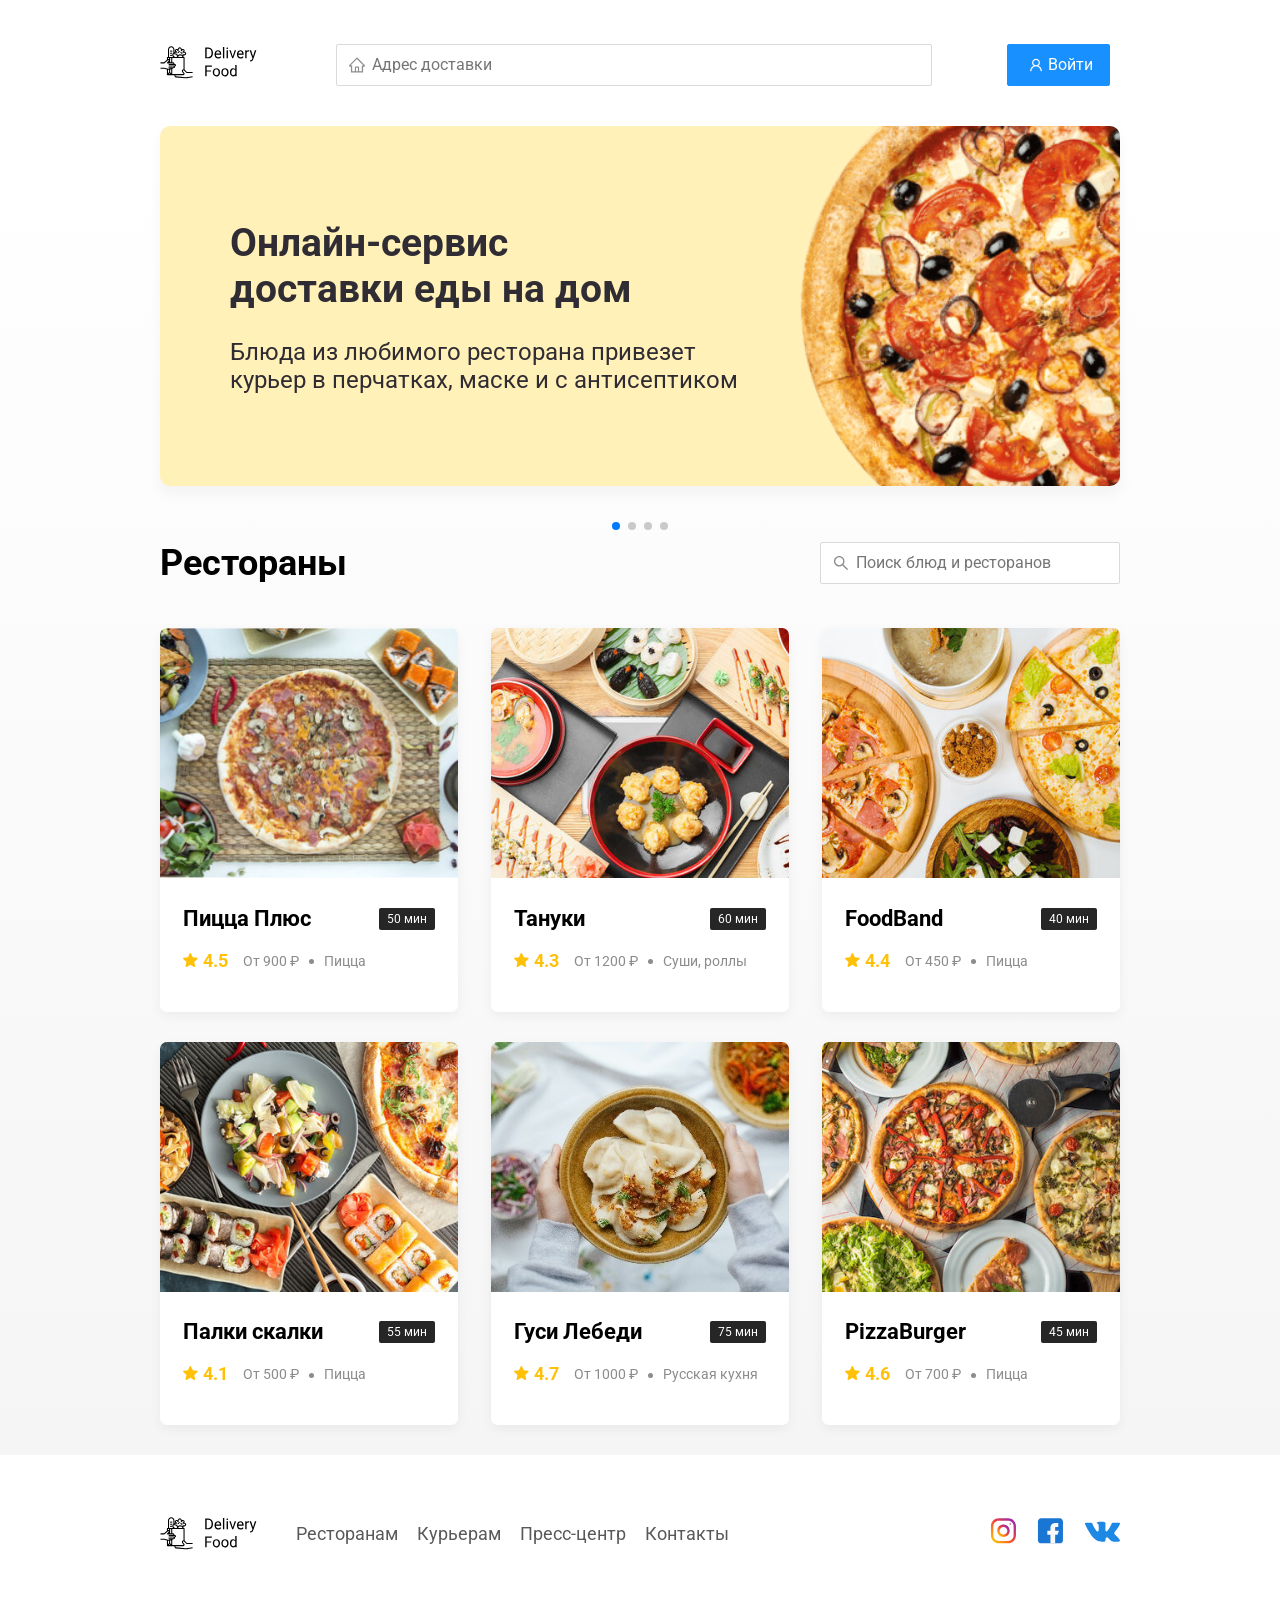
<file: index.html>
<!DOCTYPE html>
<html lang="ru">

<head>
  <meta charset="UTF-8" />
  <meta name="viewport" content="width=device-width, initial-scale=1.0" />
  <title>Delivery Food — доставка еды на дом</title>
  <link href="https://fonts.googleapis.com/css?family=Roboto:400,700&display=swap&subset=cyrillic" rel="stylesheet" />
  <link rel="stylesheet" href="css/normalize.css" />
  <link rel="stylesheet" href="https://unpkg.com/swiper/swiper-bundle.min.css">
  <link rel="stylesheet" href="css/style.css" />  
</head>

<body>
  <div class="container">
    <header class="header">
      <a class="logo">
        <img src="img/icon/logo.svg" alt="Logo" />
      </a>
      <label class="address">
        <input type="text" class="input input-address" placeholder="Адрес доставки" />
      </label>
      <div class="buttons">
        <span class="user-name"></span>
        <button class="button button-primary button-auth">
          <span class="button-auth-svg"></span>
          <span class="button-text">Войти</span>
        </button>
        <button class="button button-cart" id="cart-button">
          <span class="button-cart-svg"></span>
          <span class="button-text">Корзина</span>
        </button>
        <button class="button button-primary button-out">
          <span class="button-text">Выйти</span>
          <span class="button-out-svg"></span>
        </button>
      </div>
    </header>
  </div>
  <!-- /.container  -->

  <main class="main">
    <div class="container">
      <div class="swiper-container">
        <div class="swiper-pagination"></div>
        <section class="container-promo swiper-wrapper">                  
          <section class="promo pizza swiper-slide">
            <h1 class="promo-title">Онлайн-сервис <br />доставки еды на дом</h1>
            <p class="promo-text">
              Блюда из любимого ресторана привезет курьер в перчатках, маске и с антисептиком
            </p>
          </section>
          <section class="promo kebab swiper-slide">
            <h1 class="promo-title">Шашлыки на майские <br> со скидкой 35%</h1>
            <p class="promo-text">
              Закажите шашлыки в любом ресторане до 10 мая и получите скидку по промокоду OMAGAD
            </p>
          </section>
          <section class="promo vegetables swiper-slide">
            <h1 class="promo-title">Скидка 20% на всю еду <br> по промокоду LOVE.JS</h1>
            <p class="promo-text">
              Блюдо из ресторана привезут вместе с двумя подарочными книгами по фронтенду
            </p>
          </section>
          <section class="promo sushi swiper-slide">
            <h1 class="promo-title">Сеты со скидкой до 30% <br> в ресторанах</h1>
            <p class="promo-text">
              Скидки на сеты до 30 мая по промокоду DADADA
            </p>          
          </div>
        </section>
        
      </section>
      <section class="restaurants">
        <div class="section-heading">
          <h2 class="section-title">Рестораны</h2>
          <label class="search">
            <input type="text" class="input input-search" placeholder="Поиск блюд и ресторанов" />
          </label>
        </div>
        <div class="cards cards-restaurants">
          <!-- /.card -->
        </div>
        <!-- /.cards -->
      </section>
      <section class="menu hide">
        <div class="section-heading">
          <h2 class="section-title restaurant-title">Пицца Плюс</h2>
          <div class="card-info">
            <div class="rating">
              4.5
            </div>
            <div class="price">От 900 ₽</div>
            <div class="category">Пицца</div>
          </div>
          <!-- /.card-info -->
        </div>
        <div class="cards cards-menu">
        </div>
        <!-- /.cards -->
      </section>

    </div>
    <!-- /.container -->
  </main>

  <footer class="footer">
    <div class="container">
      <div class="footer-block">
        <img src="img/icon/logo.svg" alt="logo" class="logo footer-logo" />
        <nav class="footer-nav">
          <a href="#" class="footer-link">Ресторанам </a>
          <a href="#" class="footer-link">Курьерам</a>
          <a href="#" class="footer-link">Пресс-центр</a>
          <a href="#" class="footer-link">Контакты</a>
        </nav>
        <div class="social-links">
          <a href="#" class="social-link"><img src="img/social/instagram.svg" alt="instagram" /></a>
          <a href="#" class="social-link"><img src="img/social/fb.svg" alt="facebook" /></a>
          <a href="#" class="social-link"><img src="img/social/vk.svg" alt="vk" /></a>
        </div>
        <!-- /.social-links -->
      </div>
      <!-- /.footer-block -->
    </div>
  </footer>

  <div class="modal modal-cart">
    <div class="modal-dialog">
      <div class="modal-header">
        <h3 class="modal-title">Корзина</h3>
        <button class="close">&times;</button>
      </div>
      <!-- /.modal-header -->
      <div class="modal-body">
        <div class="food-row">
          <span class="food-name">Ролл угорь стандарт</span>
          <strong class="food-price">250 ₽</strong>
          <div class="food-counter">
            <button class="counter-button">-</button>
            <span class="counter">1</span>
            <button class="counter-button">+</button>
          </div>
        </div>
        <!-- /.foods-row -->
        <div class="food-row">
          <span class="food-name">Ролл угорь стандарт</span>
          <strong class="food-price">250 ₽</strong>
          <div class="food-counter">
            <button class="counter-button">-</button>
            <span class="counter">1</span>
            <button class="counter-button">+</button>
          </div>
        </div>
        <!-- /.foods-row -->
        <div class="food-row">
          <span class="food-name">Ролл угорь стандарт</span>
          <strong class="food-price">250 ₽</strong>
          <div class="food-counter">
            <button class="counter-button">-</button>
            <span class="counter">1</span>
            <button class="counter-button">+</button>
          </div>
        </div>
        <!-- /.foods-row -->
        <div class="food-row">
          <span class="food-name">Ролл угорь стандарт</span>
          <strong class="food-price">250 ₽</strong>
          <div class="food-counter">
            <button class="counter-button">-</button>
            <span class="counter">1</span>
            <button class="counter-button">+</button>
          </div>
        </div>
        <!-- /.foods-row -->
      </div>
      <!-- /.modal-body -->
      <div class="modal-footer">
        <span class="modal-pricetag">1250 ₽</span>
        <div class="footer-buttons">
          <button class="button button-primary">Оформить заказ</button>
          <button class="button clear-cart">Отмена</button>
        </div>
      </div>
      <!-- /.modal-footer -->
    </div>
    <!-- /.modal-dialog -->
  </div>

  <div class="modal-auth">
    <div class="modal-dialog modal-dialog-auth">
      <button class="close-auth">&times;</button>
      <form id="logInForm">
        <fieldset class="modal-body">
          <legend class="modal-title">Авторизация</legend>
          <label class="label-auth">
            <span>Логин</span>
            <input id="login" type="text">
          </label>
          <label class="label-auth">
            <span>Пароль</span>
            <input id="password" type="password">
          </label>
        </fieldset>
        <!-- /.modal-body -->
        <div class="modal-footer">
          <div class="footer-buttons">
            <button class="button button-primary button-login" type="submit">Войти</button>
          </div>
        </div>
      </form>
      <!-- /.modal-footer -->
    </div>
    <!-- /.modal-dialog -->
  </div>
  <script src="https://unpkg.com/swiper/swiper-bundle.min.js"></script>
  <script src="js/disableScroll.js"></script>
  <script src="js/main.js"></script>
</body>

</html>
</file>
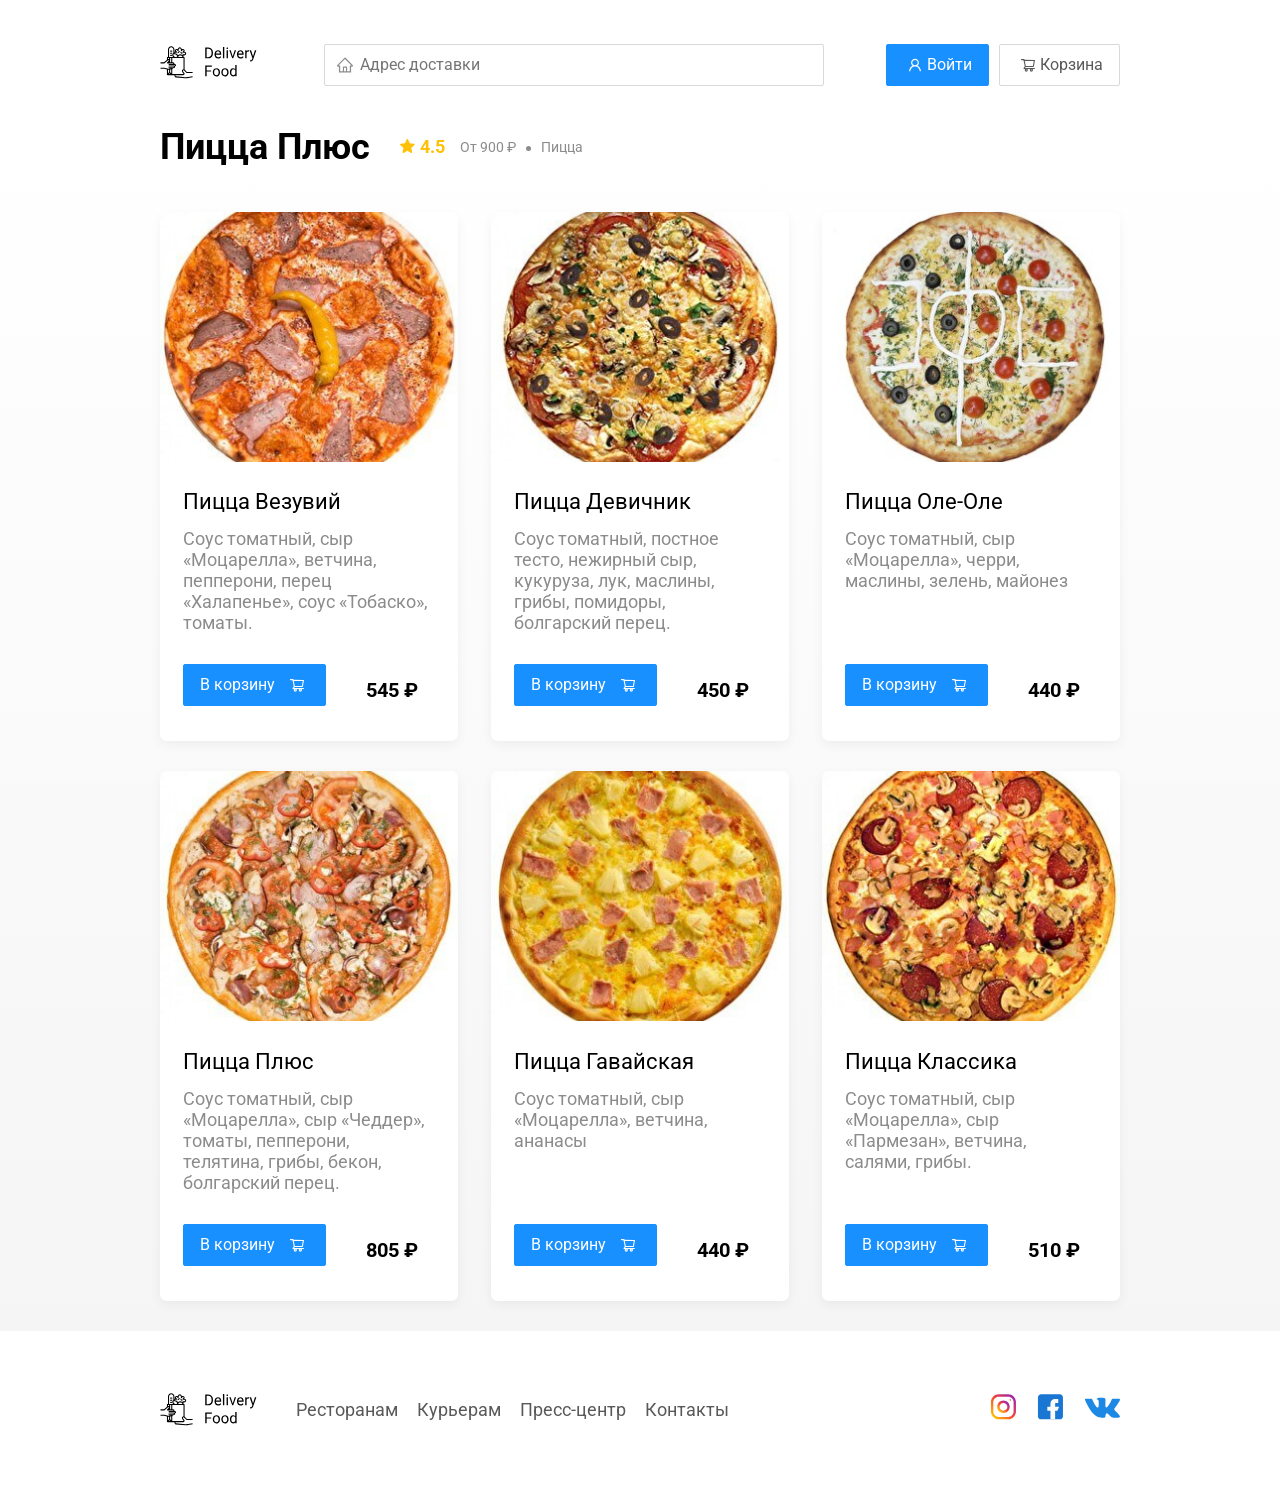
<file: restaurant.html>
<!DOCTYPE html>
<html lang="ru">
<head>
	<meta charset="UTF-8"/>
	<meta name="viewport" content="width=device-width, initial-scale=1.0"/>
	<title>PizzaBurger — доставка еды на дом</title>
	<link href="https://fonts.googleapis.com/css?family=Roboto:400,700&display=swap&subset=cyrillic" rel="stylesheet"/>
	<link rel="stylesheet" href="css/normalize.css"/>
	<link rel="stylesheet" href="css/style.css"/>
</head>
<body>
	<div class="container">
		<header class="header">
			<a href="index.html" class="logo">
				<img src="img/icon/logo.svg" alt="Logo"/>
			</a>
			<label class="address">
				<input type="text" class="input input-address" placeholder="Адрес доставки"/>
			</label>
			<div class="buttons">
				<button class="button button-primary button-auth">
					<span class="button-auth-svg"></span>
					<span class="button-text">Войти</span>
				</button>
				<button class="button" id="cart-button">
					<span class="button-cart-svg"></span>
					<span class="button-text">Корзина</span>
				</button>
			</div>
		</header>
	</div>
	<!-- /.container  -->

	<main class="main">
		<div class="container">
			<section class="menu">
				<div class="section-heading">
					<h2 class="section-title restaurant-title">Пицца Плюс</h2>
					<div class="card-info">
						<div class="rating">
							4.5
						</div>
						<div class="price">От 900 ₽</div>
						<div class="category">Пицца</div>
					</div>
					<!-- /.card-info -->
				</div>
				<div class="cards cards-menu">
					<div class="card">
						<img src="img/pizza-plus/pizza-vesuvius.jpg" alt="image" class="card-image"/>
						<div class="card-text">
							<div class="card-heading">
								<h3 class="card-title card-title-reg">Пицца Везувий</h3>
							</div>
							<!-- /.card-heading -->
							<div class="card-info">
								<div class="ingredients">Соус томатный, сыр «Моцарелла», ветчина, пепперони, перец
								                         «Халапенье», соус «Тобаско», томаты.
								</div>
							</div>
							<!-- /.card-info -->
							<div class="card-buttons">
								<button class="button button-primary button-add-cart">
									<span class="button-card-text">В корзину</span>
									<span class="button-cart-svg"></span>
								</button>
								<strong class="card-price-bold">545 ₽</strong>
							</div>
						</div>
						<!-- /.card-text -->
					</div>
					<!-- /.card -->

					<div class="card">
						<img src="img/pizza-plus/pizza-girls.jpg" alt="image" class="card-image"/>
						<div class="card-text">
							<div class="card-heading">
								<h3 class="card-title card-title-reg">Пицца Девичник</h3>
							</div>
							<!-- /.card-heading -->
							<div class="card-info">
								<div class="ingredients">Соус томатный, постное тесто, нежирный сыр, кукуруза, лук, маслины,
								                         грибы, помидоры, болгарский перец.
								</div>
							</div>
							<!-- /.card-info -->
							<div class="card-buttons">
								<button class="button button-primary button-add-cart">
									<span class="button-card-text">В корзину</span>
									<span class="button-cart-svg"></span>
								</button>
								<strong class="card-price-bold">450 ₽</strong>
							</div>
						</div>
						<!-- /.card-text -->
					</div>
					<!-- /.card -->

					<div class="card">
						<img src="img/pizza-plus/pizza-oleole.jpg" alt="image" class="card-image"/>
						<div class="card-text">
							<div class="card-heading">
								<h3 class="card-title card-title-reg">Пицца Оле-Оле</h3>
							</div>
							<!-- /.card-heading -->
							<div class="card-info">
								<div class="ingredients">Соус томатный, сыр «Моцарелла», черри, маслины, зелень, майонез
								</div>
							</div>
							<!-- /.card-info -->
							<div class="card-buttons">
								<button class="button button-primary button-add-cart">
									<span class="button-card-text">В корзину</span>
									<span class="button-cart-svg"></span>
								</button>
								<strong class="card-price-bold">440 ₽</strong>
							</div>
						</div>
						<!-- /.card-text -->
					</div>
					<!-- /.card -->

					<div class="card">
						<img src="img/pizza-plus/pizza-plus.jpg" alt="image" class="card-image"/>
						<div class="card-text">
							<div class="card-heading">
								<h3 class="card-title card-title-reg">Пицца Плюс</h3>
							</div>
							<!-- /.card-heading -->
							<div class="card-info">
								<div class="ingredients">Соус томатный, сыр «Моцарелла», сыр «Чеддер», томаты, пепперони,
								                         телятина, грибы, бекон, болгарский перец.
								</div>
							</div>
							<!-- /.card-info -->
							<div class="card-buttons">
								<button class="button button-primary button-add-cart">
									<span class="button-card-text">В корзину</span>
									<span class="button-cart-svg"></span>
								</button>
								<strong class="card-price-bold">805 ₽</strong>
							</div>
						</div>
						<!-- /.card-text -->
					</div>
					<!-- /.card -->

					<div class="card">
						<img src="img/pizza-plus/pizza-hawaiian.jpg" alt="image" class="card-image"/>
						<div class="card-text">
							<div class="card-heading">
								<h3 class="card-title card-title-reg">Пицца Гавайская</h3>
							</div>
							<!-- /.card-heading -->
							<div class="card-info">
								<div class="ingredients">Соус томатный, сыр «Моцарелла», ветчина, ананасы</div>
							</div>
							<!-- /.card-info -->
							<div class="card-buttons">
								<button class="button button-primary button-add-cart">
									<span class="button-card-text">В корзину</span>
									<span class="button-cart-svg"></span>
								</button>
								<strong class="card-price-bold">440 ₽</strong>
							</div>
						</div>
						<!-- /.card-text -->
					</div>
					<!-- /.card -->

					<div class="card">
						<img src="img/pizza-plus/pizza-classic.jpg" alt="image" class="card-image"/>
						<div class="card-text">
							<div class="card-heading">
								<h3 class="card-title card-title-reg">Пицца Классика</h3>
							</div>
							<!-- /.card-heading -->
							<div class="card-info">
								<div class="ingredients">Соус томатный, сыр «Моцарелла», сыр «Пармезан», ветчина, салями,
								                         грибы.
								</div>
							</div>
							<!-- /.card-info -->
							<div class="card-buttons">
								<button class="button button-primary button-add-cart">
									<span class="button-card-text">В корзину</span>
									<span class="button-cart-svg"></span>
								</button>
								<strong class="card-price-bold">510 ₽</strong>
							</div>
						</div>
						<!-- /.card-text -->
					</div>
					<!-- /.card -->
				</div>
				<!-- /.cards -->
			</section>
		</div>
		<!-- /.container -->
	</main>

	<footer class="footer">
		<div class="container">
			<div class="footer-block">
				<img src="img/icon/logo.svg" alt="logo" class="logo footer-logo"/>
				<nav class="footer-nav">
					<a href="#" class="footer-link">Ресторанам </a>
					<a href="#" class="footer-link">Курьерам</a>
					<a href="#" class="footer-link">Пресс-центр</a>
					<a href="#" class="footer-link">Контакты</a>
				</nav>
				<div class="social-links">
					<a href="#" class="social-link"><img src="img/social/instagram.svg" alt="instagram"/></a>
					<a href="#" class="social-link"><img src="img/social/fb.svg" alt="facebook"/></a>
					<a href="#" class="social-link"><img src="img/social/vk.svg" alt="vk"/></a>
				</div>
				<!-- /.social-links -->
			</div>
			<!-- /.footer-block -->
		</div>
	</footer>

	<div class="modal modal-cart">
		<div class="modal-dialog">
			<div class="modal-header">
				<h3 class="modal-title">Корзина</h3>
				<button class="close">&times;</button>
			</div>
			<!-- /.modal-header -->
			<div class="modal-body">
				<div class="food-row">
					<span class="food-name">Ролл угорь стандарт</span>
					<strong class="food-price">250 ₽</strong>
					<div class="food-counter">
						<button class="counter-button">-</button>
						<span class="counter">1</span>
						<button class="counter-button">+</button>
					</div>
				</div>
				<!-- /.foods-row -->
				<div class="food-row">
					<span class="food-name">Ролл угорь стандарт</span>
					<strong class="food-price">250 ₽</strong>
					<div class="food-counter">
						<button class="counter-button">-</button>
						<span class="counter">1</span>
						<button class="counter-button">+</button>
					</div>
				</div>
				<!-- /.foods-row -->
				<div class="food-row">
					<span class="food-name">Ролл угорь стандарт</span>
					<strong class="food-price">250 ₽</strong>
					<div class="food-counter">
						<button class="counter-button">-</button>
						<span class="counter">1</span>
						<button class="counter-button">+</button>
					</div>
				</div>
				<!-- /.foods-row -->
				<div class="food-row">
					<span class="food-name">Ролл угорь стандарт</span>
					<strong class="food-price">250 ₽</strong>
					<div class="food-counter">
						<button class="counter-button">-</button>
						<span class="counter">1</span>
						<button class="counter-button">+</button>
					</div>
				</div>
				<!-- /.foods-row -->
			</div>
			<!-- /.modal-body -->
			<div class="modal-footer">
				<span class="modal-pricetag">1250 ₽</span>
				<div class="footer-buttons">
					<button class="button button-primary">Оформить заказ</button>
					<button class="button clear-cart">Отмена</button>
				</div>
			</div>
			<!-- /.modal-footer -->
		</div>
		<!-- /.modal-dialog -->
	</div>


	<script src="js/main.js"></script>
</body>
</html>
</file>
<file: css/style.css>
* {
    box-sizing: border-box;
}

body {
    font-family: "Roboto", sans-serif;
    padding-top: 44px;
}

a,
button {
    cursor: pointer;
    color: inherit;
}

.hide {
    display: none;
}

.container {
    max-width: 1200px;
    margin: auto;
}

.header {
    display: flex;
    align-items: center;
    justify-content: space-between;
    margin-bottom: 40px;
}

.input {
    background-color: #ffffff;
    border: 1px solid #d9d9d9;
    border-radius: 2px;
    font-size: 16px;
    line-height: 24px;
    padding: 8px 8px 8px 35px;
    background-repeat: no-repeat;
    background-position: left 11px center;
}

.address {
    flex: 0.8;
}

.input-address {
    width: 100%;
    background-image: url(../img/icon/home.svg);
}

.search {
    margin-left: auto;
}

.input-search {
    width: 300px;
    background-image: url(../img/icon/search.svg);

}

.buttons {
    display: flex;
    align-items: center;
}

.button {
    display: flex;
    align-items: center;
    padding: 8px 16px;
    background: #ffffff;
    border: 1px solid #d9d9d9;
    box-sizing: border-box;
    box-shadow: 0 0 2px rgba(0, 0, 0, 0.0015);
    border-radius: 2px;
    color: #595959;
    font-size: 16px;
    line-height: 24px;
}

.button:hover {
    background: #1890ff;
    border: 1px solid #1890ff;
    color: #fff;
}


.button-primary {
    background: #1890ff;
    border: 1px solid #1890ff;
    color: #fff;
    margin-right: 10px;
}

.button-primary:hover {
    background: #ffffff;
    border: 1px solid #d9d9d9;
    color: #595959;
}

.button-icon {
    margin-right: 6px;
}

.button-card-text {
    margin-right: 10px;
}

.button-auth {
    background-position: 20px 13px;
}

.button-primary .button-auth-svg {
    width: 24px;
    height: 24px;
    background-color: #fff;
    -webkit-mask: url("../img/icon/user.svg") no-repeat 50% 50%;
    mask: url("../img/icon/user.svg") no-repeat 50% 50%;
    background-repeat: no-repeat;
}

.button-primary:hover .button-auth-svg {
    background-color: #595959;
}

.button .button-cart-svg {
    width: 24px;
    height: 24px;
    background-color: #595959;
    -webkit-mask: url("../img/icon/shopping-cart.svg") no-repeat 50% 50%;
    mask: url("../img/icon/shopping-cart.svg") no-repeat 50% 50%;
    background-repeat: no-repeat;
}

.button-primary .button-cart-svg {
    background-color: #fff;
}

.button:hover .button-cart-svg {
    background-color: #fff;
}

.button-primary:hover .button-cart-svg {
    background-color: #595959;
}

.button-cart {
    display: none;
    margin: 0 5px;
}

.button-out {
    display: none;
    margin: 0 5px;
}

.user-name {
    display: none;
    margin-right: 20px;
    font-weight: bold;
    font-size: 18px;
}

.promo-slider {

    width: 600px;
    height: 300px;

}

.promo {
    box-shadow: 0 7px 12px rgba(158, 158, 163, 0.1);
    border-radius: 10px;
    padding: 68px 70px;
    margin-bottom: 56px;
}

.pizza {
    background: #fff1b8 url(../img/promo/pizza.png) no-repeat top -100px right -250px / 830px
}

.kebab {
    background: #D6E4FF url(../img/promo/kebab.png) no-repeat top 45px right 40px / 450px;
}

.vegetables {
    background: #FFF566 url(../img/promo/vegetables.png) no-repeat top 0 right 0 / 825px
}

.sushi {
    background: #FFF1F0 url(../img/promo/sushi.png) no-repeat top 10px right 15px / 500px
}

.promo-title {
    font-style: normal;
    font-weight: bold;
    font-size: 39px;
    line-height: 46px;
    color: #302c34;
}

.promo-text {
    font-style: normal;
    font-weight: normal;
    font-size: 24px;
    line-height: 28px;
    color: #302c34;
    max-width: 538px;
}

.main {
    background: linear-gradient(180deg, rgba(245, 245, 245, 0) 1.04%, #f5f5f5 100%);
}

.section-heading {
    display: flex;
    align-items: center;
    margin-bottom: 44px;
}

.section-title {
    font-style: normal;
    font-weight: bold;
    font-size: 36px;
    line-height: 42px;
    margin: 0 30px 0 0;
    color: #000000;
}

.cards {
    display: flex;
    align-items: flex-start;
    justify-content: space-between;
    flex-wrap: wrap;
}

.card {
    background: #ffffff;
    box-shadow: 0 4px 12px rgba(0, 0, 0, 0.05);
    border-radius: 7px;
    overflow: hidden;
    margin-bottom: 30px;
    flex-basis: 31%;
    text-decoration: none;

}

.card-restaurant {
    cursor: pointer
}

.card-image {
    width: 100%;
    height: 250px;
    object-fit: cover;
}


.card-text {
    padding: 20px 23px 35px;
    min-height: 275px;
    display: flex;
    flex-direction: column;
}



.restaurants .card-text {
    min-height: auto;
}

.card-heading {
    display: flex;
    align-items: center;
    justify-content: space-between;
    margin-bottom: 10px;
}

.card-title {
    margin: 0;
    font-style: normal;
    font-weight: bold;
    font-size: 22px;
    line-height: 32px;
}

.card-title-reg {
    font-weight: 400;
}

.card-tag {
    font-style: normal;
    font-weight: normal;
    font-size: 12px;
    line-height: 20px;
    color: #ffffff;
    background: #262626;
    border-radius: 2px;
    padding: 1px 8px;
}

.card-info {
    display: flex;
    align-items: center;
    flex-wrap: wrap;
}

.card-buttons {
    display: flex;
    margin-top: 24px;
    flex-grow: 1;
    align-items: flex-end;
}

.card-price-bold {
    font-weight: bold;
    font-size: 20px;
    line-height: 32px;
    margin-left: 30px;
}

.rating {
    background-image: url("../img/icon/rating.svg");
    background-repeat: no-repeat;
    background-position: 0 7px;
    padding-left: 20px;
    margin-right: 26px;
    color: #ffc107;
    font-weight: bold;
    font-size: 18px;
    line-height: 32px;
}

.price,
.category {
    color: #8c8c8c;
    font-size: 18px;
    line-height: 32px;
}

.price {
    margin-right: 10px;
}

.ingredients {
    color: #8c8c8c;
    font-size: 18px;
    line-height: 21px;
}

.category {
    text-overflow: ellipsis;
    overflow: hidden;
    white-space: nowrap;
    max-width: 150px;
}

.price:after {
    content: "";
    width: 5px;
    height: 5px;
    background-color: #8c8c8c;
    display: inline-block;
    vertical-align: middle;
    border-radius: 50%;
    margin-left: 10px;
}

.footer {
    padding: 60px 0;
}

.footer-block {
    display: flex;
    align-items: center;
    justify-content: space-between;
}

.footer-nav {
    margin-left: 35px;
    margin-right: auto;
}

.footer-link {
    display: inline-block;
    color: #595959;
    font-style: normal;
    font-weight: normal;
    font-size: 18px;
    line-height: 21px;
    text-decoration: none;
}

.footer-link:not(:last-child) {
    margin-right: 15px;
}

.social-links {
    display: flex;
    align-items: center;
}

.social-link:not(:last-child) {
    margin-right: 21px;
}

.modal {
    position: fixed;
    left: 0;
    top: 0;
    width: 100%;
    height: 100%;
    background: rgba(0, 0, 0, 0.4);
    display: none;
    z-index: 999;
}

.modal-auth {
    position: fixed;
    left: 0;
    top: 0;
    width: 100%;
    height: 100%;
    background: rgba(0, 0, 0, 0.4);
    display: none;
    z-index: 999;
    overflow-y: auto;
}

.is-open {
    display: flex;
}

.modal-dialog {
    max-width: 780px;
    width: 95%;
    background: #ffffff;
    border-radius: 5px;
    margin: auto;
    padding: 40px 45px;
}

.modal-dialog-auth {
    width: auto;
    position: relative;
}

.label-auth {
    display: block;
    margin: 30px;
}

.label-auth span {
    width: 80px;
    display: inline-block;
}

.modal-header {
    display: flex;
    align-items: center;
    justify-content: space-between;
    margin-bottom: 45px;
}

.modal-title {
    margin: 0;
    font-weight: bold;
    font-size: 36px;
    line-height: 42px;
}

.close {
    font-size: 36px;
    border: none;
    background-color: transparent;
}

.close-auth {
    font-size: 36px;
    border: none;
    background-color: transparent;
    position: absolute;
    top: 10px;
    right: 20px;
}

.modal-body {
    margin-bottom: 22px;
}

.food-row {
    display: flex;
    align-items: flex-start;
    justify-content: space-between;
    padding-bottom: 8px;
    border-bottom: 1px solid #d9d9d9;
    margin-bottom: 15px;
}

.food-name {
    font-weight: normal;
    font-size: 18px;
    line-height: 32px;
}

.food-price {
    margin-left: auto;
    margin-right: 47px;
    font-weight: bold;
    font-size: 20px;
    line-height: 32px;
}

.food-counter {
    display: flex;
    align-items: center;
}

.counter-button {
    display: flex;
    align-items: center;
    justify-content: center;
    width: 39px;
    height: 32px;
    background: #ffffff;
    border: 1px solid #40a9ff;
    box-sizing: border-box;
    border-radius: 2px;
    font-weight: normal;
    font-size: 14px;
    line-height: 22px;
    color: #40a9ff;
}

.counter-button:hover {
    background: #40a9ff;
    border: 1px solid #ffffff;
    color: #ffffff;
}

.counter {
    font-size: 16px;
    line-height: 24px;
    margin-left: 10px;
    margin-right: 10px;
}

.modal-footer {
    display: flex;
    align-items: center;
    justify-content: space-between;
}

.modal-auth .modal-footer {
    justify-content: flex-end;
}

.footer-buttons {
    display: flex;
    align-items: center;
}

.modal-pricetag {
    background: #262626;
    border-radius: 5px;
    color: #ffffff;
    padding: 15px 20px;
    font-size: 20px;
    line-height: 23px;
}

@media (max-width: 1366px) {
    .container {
        max-width: 960px;
    }

    .pizza {
        background-position: center right -300px;
        background-size: 750px;
    }


    .kebab {
        background-position: top -5px right -93px;
        background-size: 530px;
    }

    .vegetables {
        background-position: top 0 right -93px;
        background-size: 820px;
    }

    .sushi {
        background-position: center right -90px;
    }

    .rating {
        margin-right: 15px;
    }

    .category,
    .price {
        font-size: 14px;
    }
}

@media (max-width: 992px) {
    .container {
        max-width: 750px;
    }



    .pizza {
        padding: 50px;
        background-size: 500px;
        background-position: center right -200px;
    }


    .kebab {
        background-position: top 55px right -100px;
        background-size: 385px;
    }

    .vegetables {
        background-position: top 0 right -280px;
        background-size: 810px;
    }

    .sushi {
        background-position: top 30px right -175px;
    }



    .promo-text {
        font-size: 18px;
        max-width: 400px;
    }

    .card {
        flex-basis: 49%;
    }

    .footer-link {
        font-size: 16px;
    }
}

@media (max-width: 768px) {
    .container {
        max-width: 560px;
    }

    .card-info {
        flex-wrap: wrap;
    }

    .card .rating {
        flex-basis: 100%;
    }

    .card-title {
        font-size: 18px;
    }

    .card-text {
        min-height: 290px;
    }

    .card-price-bold {
        margin-left: 20px;
    }


    .pizza {
        background-size: 400px;
        background-position: bottom 50px right -200px;
    }


    .kebab {
        background-position: top -5px right -74px;
        background-size: 300px;
    }

    .vegetables {
        background-position: top 0 right -240px;
        background-size: 702px;
    }

    .sushi {
        background-position: top -24px right -75px;
        background-size: 302px;
    }

    .promo-title {
        font-size: 24px;
        line-height: 1.4;
    }

    .promo-text {
        margin-top: 0;
    }
}

@media (max-width: 578px) {
    .container {
        width: 90%;
    }

    .address {
        min-width: 100%;
        order: 1;
    }

    .header {
        flex-wrap: wrap;
    }

    .input-address {
        margin-top: 15px;
        order: 5;
        flex: 1;
    }

    .promo {
        background-image: none;
    }

    .promo-title {
        margin-bottom: 10px;
    }

    .section-title {
        font-size: 20px;
    }

    .card {
        flex-basis: 100%;
    }

    .card-text {
        min-height: auto;
    }

    .card-image {
        width: 100%;
    }

    .footer {
        padding: 30px 0;
    }

    .footer-block {
        align-items: flex-start;
    }

    .footer-nav {
        margin-left: 0;
        margin-right: 0;
        order: 0;
        display: flex;
        flex-direction: column;
    }

    .footer-logo {
        margin-right: 15px;
        order: 1;
    }

    .social-links {
        order: 2;
    }
}

@media (max-width: 480px) {
    .button-text {
        display: none;
    }

    .button-icon {
        margin: 0;
    }

    .user-name {
        margin: 10px;

    }

    .buttons {
        flex-wrap: wrap;
        margin-left: auto;
    }

    .button {
        min-height: 40px;
        padding: 5px 12px;

    }

    .button-out-svg {
        width: 24px;
        height: 24px;
        background-color: #fff;
        -webkit-mask: url(../img/icon/logout.svg) no-repeat 50% 50%;
        mask: url(../img/icon/logout.svg) no-repeat 50% 50%;
        background-repeat: no-repeat;
        -webkit-mask-size: 20px;
        mask-size: 20px;
    }

    .promo {
        padding: 20px;
    }

    .section-heading {
        flex-wrap: wrap;
    }

    .footer-block {
        flex-wrap: wrap;
        flex-direction: column;
        align-items: center;
    }

    .footer-logo {
        order: 0;
        margin-bottom: 20px;
    }

    .footer-nav {
        margin-bottom: 20px;
        text-align: center;
    }

    .footer-link:not(:last-child) {
        margin-right: 0;
    }
}
</file>
